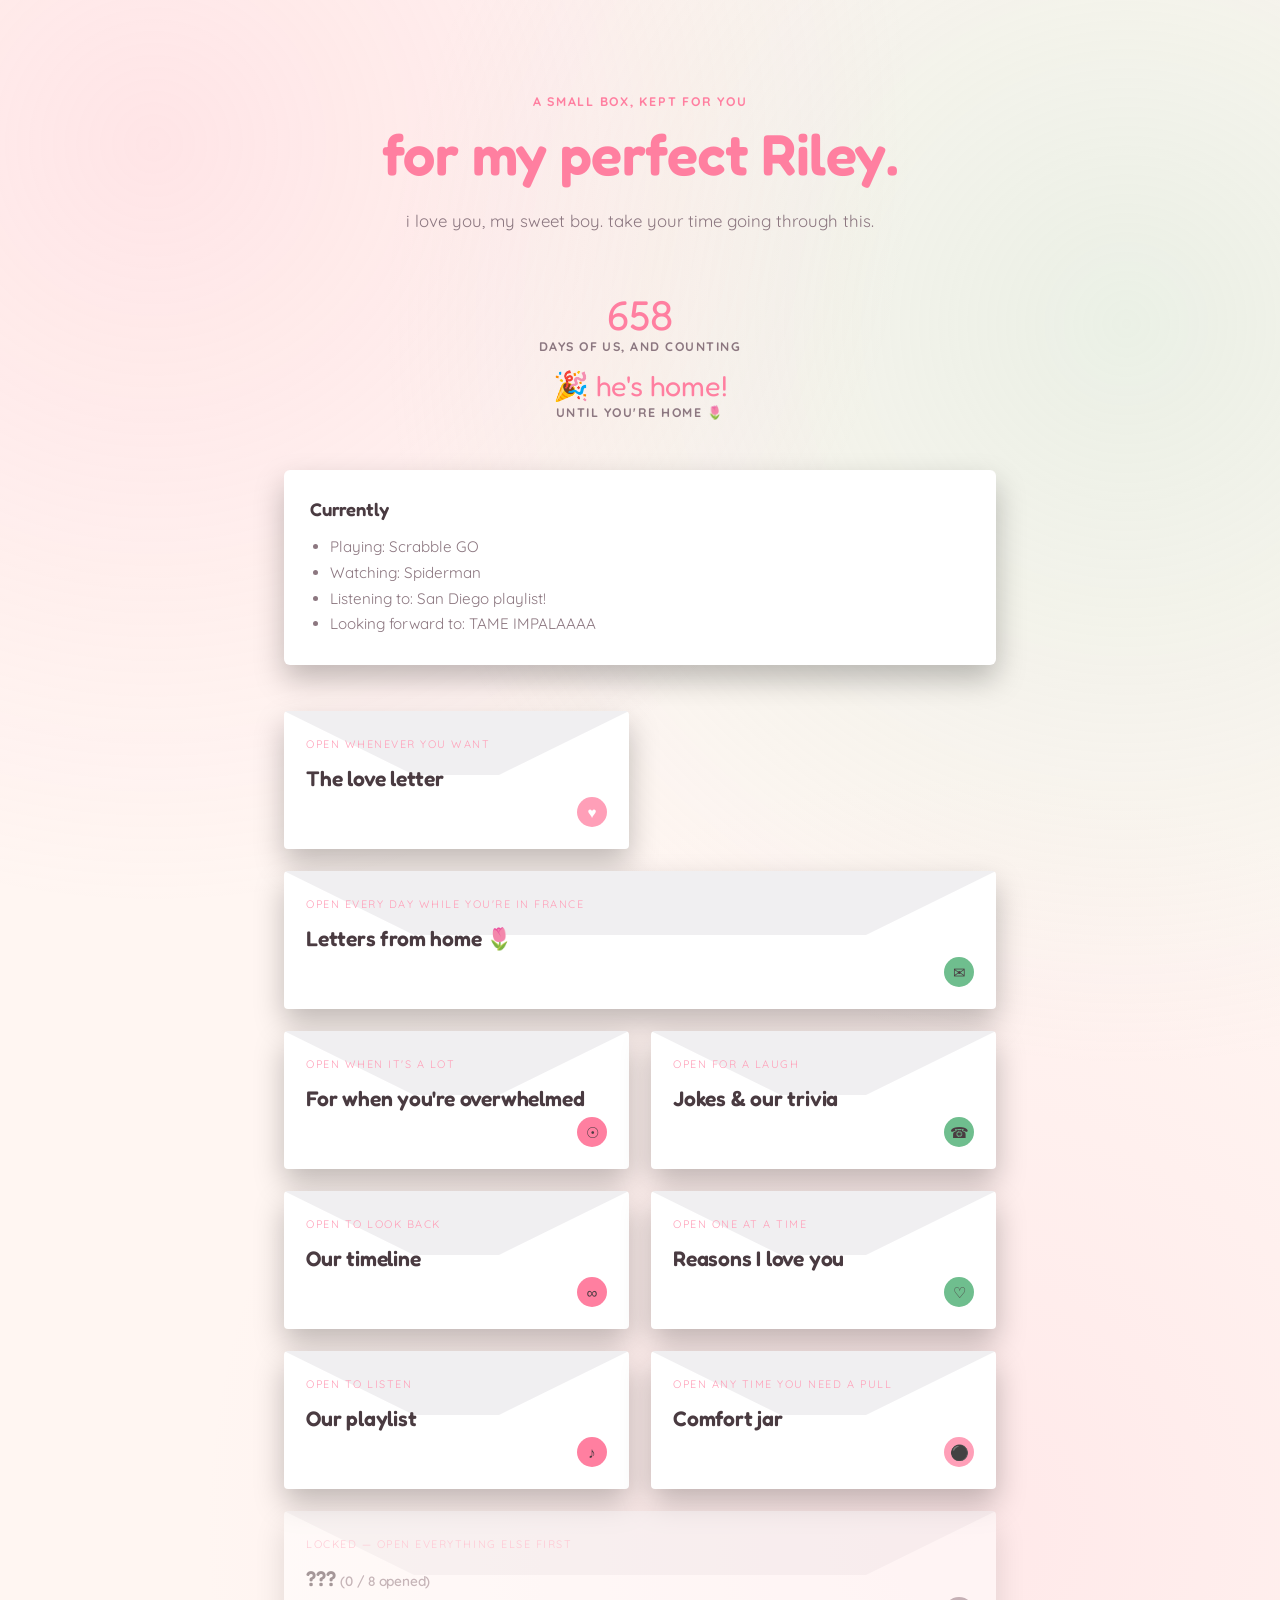
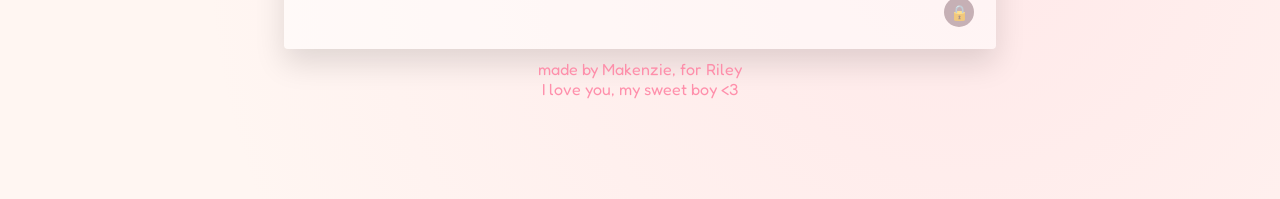
<file: index.html>
<!DOCTYPE html>
<html lang="en">
<head>
<meta charset="UTF-8">
<meta name="viewport" content="width=device-width, initial-scale=1.0">
<title>For Riley</title>
<link rel="stylesheet" href="style.css">
<style>
  .hero {
    text-align: center;
    padding: 90px 24px 30px;
  }
  .hero .eyebrow { display: inline-block; }
  .hero h1 {
    font-size: clamp(2.2rem, 7vw, 3.6rem);
    color: var(--pink-deep);
  }
  .hero p {
    color: var(--ink-soft);
    max-width: 480px;
    margin: 18px auto 0;
    line-height: 1.7;
    font-size: 1.05rem;
  }

  .box {
    max-width: 760px;
    margin: 50px auto 0;
    padding: 0 24px 100px;
  }

  .envelopes {
    display: grid;
    grid-template-columns: repeat(2, 1fr);
    gap: 22px;
  }
  @media (max-width: 600px) {
    .envelopes { grid-template-columns: 1fr; }
  }

  .envelope {
    position: relative;
    background: var(--paper);
    color: var(--ink);
    border-radius: 4px;
    padding: 26px 22px 22px;
    min-height: 138px;
    overflow: hidden;
    box-shadow: 0 14px 30px rgba(0,0,0,0.25);
    transition: transform 0.25s ease, box-shadow 0.25s ease;
    display: flex;
    flex-direction: column;
    justify-content: space-between;
  }
  .envelope:hover, .envelope:focus-visible {
    transform: translateY(-4px);
    box-shadow: 0 22px 40px rgba(0,0,0,0.32);
  }
  .envelope::before {
    content: '';
    position: absolute;
    top: 0; left: 0; right: 0;
    height: 0;
    border-left: 130px solid transparent;
    border-right: 130px solid transparent;
    border-top: 64px solid rgba(43,33,56,0.07);
  }
  .envelope .label-eyebrow {
    font-family: 'Quicksand', sans-serif;
    font-size: 0.68rem;
    letter-spacing: 0.14em;
    text-transform: uppercase;
    color: var(--rose);
    position: relative;
    z-index: 1;
  }
  .envelope h2 {
    font-size: 1.32rem;
    margin-top: 8px;
    position: relative;
    z-index: 1;
  }
  .envelope .seal {
    align-self: flex-end;
    width: 30px;
    height: 30px;
    border-radius: 50%;
    background: var(--gold);
    display: flex;
    align-items: center;
    justify-content: center;
    font-family: 'Fredoka', sans-serif;
    font-size: 0.95rem;
    color: var(--plum-deep);
    position: relative;
    z-index: 1;
  }

  .e1 .seal { background: var(--rose); color: var(--paper); }
  .e2 .seal { background: var(--sage); color: var(--plum-deep); }

  footer.sign { margin-top: 10px; }

  .counter-wrap {
    text-align: center;
    margin-top: 28px;
  }
  .counter-num {
    font-family: 'Fredoka', sans-serif;
    font-size: 2.6rem;
    color: var(--pink-deep);
    line-height: 1;
  }
  .counter-label {
    font-family: 'Quicksand', sans-serif;
    font-weight: 700;
    font-size: 0.78rem;
    letter-spacing: 0.12em;
    text-transform: uppercase;
    color: var(--ink-soft);
    margin-top: 4px;
  }

  .currently {
    background: var(--paper);
    color: var(--ink);
    border-radius: 6px;
    padding: 28px 26px;
    margin: 46px 0;
    box-shadow: 0 14px 30px rgba(0,0,0,0.25);
  }
  .currently h2 {
    font-size: 1.15rem;
    margin-bottom: 14px;
  }
  .currently ul {
    margin: 0;
    padding-left: 20px;
    font-family: 'Quicksand', sans-serif;
    font-size: 0.95rem;
    line-height: 1.7;
    color: var(--ink-soft);
  }

  .envelope.locked {
    opacity: 0.5;
    cursor: default;
    pointer-events: none;
  }
  .envelope.locked .seal { background: var(--ink-soft) !important; color: var(--paper-dim) !important; }
</style>
</head>
<body>

  <div class="hero">
    <span class="eyebrow">a small box, kept for you</span>
    <h1>for my perfect Riley.</h1>
    <p>i love you, my sweet boy. take your time going through this.</p>
  </div>

  <div class="counter-wrap">
    <div class="counter-num" id="dayCount">0</div>
    <div class="counter-label">days of us, and counting</div>
  </div>

  <div class="counter-wrap" style="margin-top: 18px;">
    <div class="counter-num" id="countdown" style="font-size: 1.8rem;">...</div>
    <div class="counter-label">until you're home 🌷</div>
  </div>

  <div class="box">

    <div class="currently">
      <h2>Currently</h2>
      <ul>
        <li>Playing: Scrabble GO</li>
        <li>Watching: Spiderman</li>
        <li>Listening to: San Diego playlist!</li>
        <li>Looking forward to: TAME IMPALAAAA</li>
      </ul>
    </div>

    <div class="envelopes">

      <a class="envelope e1" href="love.html">
        <span class="label-eyebrow">Open whenever you want</span>
        <h2>The love letter</h2>
        <span class="seal">&hearts;</span>
      </a>

      <a class="envelope e2" href="letters.html" style="grid-column: 1 / -1;">
        <span class="label-eyebrow">Open every day while you're in France</span>
        <h2>Letters from home 🌷</h2>
        <span class="seal">&#9993;</span>
      </a>

      <a class="envelope" href="support.html">
        <span class="label-eyebrow">Open when it's a lot</span>
        <h2>For when you're overwhelmed</h2>
        <span class="seal">&#9737;</span>
      </a>

      <a class="envelope e2" href="jokes.html">
        <span class="label-eyebrow">Open for a laugh</span>
        <h2>Jokes &amp; our trivia</h2>
        <span class="seal">&#9742;</span>
      </a>

      <a class="envelope" href="timeline.html">
        <span class="label-eyebrow">Open to look back</span>
        <h2>Our timeline</h2>
        <span class="seal">&#8734;</span>
      </a>

      <a class="envelope e2" href="reasons.html">
        <span class="label-eyebrow">Open one at a time</span>
        <h2>Reasons I love you</h2>
        <span class="seal">&#9825;</span>
      </a>

      <a class="envelope" href="playlist.html">
        <span class="label-eyebrow">Open to listen</span>
        <h2>Our playlist</h2>
        <span class="seal">&#9834;</span>
      </a>

      <a class="envelope e1" href="comfortjar.html">
        <span class="label-eyebrow">Open any time you need a pull</span>
        <h2>Comfort jar</h2>
        <span class="seal">&#9899;</span>
      </a>

      <a class="envelope locked" href="secret.html" id="secretEnvelope" style="grid-column: 1 / -1;">
        <span class="label-eyebrow" id="secretLabel">Locked &mdash; open everything else first</span>
        <h2 id="secretTitle">??? <span id="secretProgress" style="font-style: normal; font-family: 'Quicksand', sans-serif; font-size: 0.85rem; color: var(--ink-soft);"></span></h2>
        <span class="seal">&#128274;</span>
      </a>

    </div>

    <footer class="sign">made by Makenzie, for Riley<br>I love you, my sweet boy &lt;3</footer>
  </div>

<script>
  var startDate = new Date('2025-02-14');
  var today = new Date();
  var diffDays = Math.floor((today - startDate) / (1000 * 60 * 60 * 24));
  document.getElementById('dayCount').textContent = diffDays >= 0 ? diffDays : 0;

  // Countdown to Riley landing July 7 at noon Eastern
  var landingDate = new Date('2026-07-07T12:00:00');
  function updateCountdown() {
    var now = new Date();
    var diff = landingDate - now;
    if (diff <= 0) {
      document.getElementById('countdown').textContent = '🎉 he\'s home!';
      return;
    }
    var days = Math.floor(diff / (1000 * 60 * 60 * 24));
    var hours = Math.floor((diff % (1000 * 60 * 60 * 24)) / (1000 * 60 * 60));
    var mins = Math.floor((diff % (1000 * 60 * 60)) / (1000 * 60));
    var secs = Math.floor((diff % (1000 * 60)) / 1000);
    document.getElementById('countdown').textContent =
      days + 'd ' + hours + 'h ' + mins + 'm ' + secs + 's';
  }
  updateCountdown();
  setInterval(updateCountdown, 1000);

  // Secret page unlock check
  var requiredPages = ['love','support','jokes','timeline','reasons','playlist','comfortjar','letters'];
  var visited = JSON.parse(localStorage.getItem('rileyVisited') || '[]');
  var visitedCount = requiredPages.filter(function(p){ return visited.indexOf(p) !== -1; }).length;
  var allDone = visitedCount === requiredPages.length;

  var secretEnvelope = document.getElementById('secretEnvelope');
  var secretLabel = document.getElementById('secretLabel');
  var secretProgress = document.getElementById('secretProgress');

  if (allDone) {
    secretEnvelope.classList.remove('locked');
    secretLabel.textContent = "Open this one last";
    document.getElementById('secretTitle').innerHTML = "One more thing";
  } else {
    secretEnvelope.addEventListener('click', function(e){ e.preventDefault(); });
    secretProgress.textContent = '(' + visitedCount + ' / ' + requiredPages.length + ' opened)';
  }
</script>
</body>
</html>
</file>
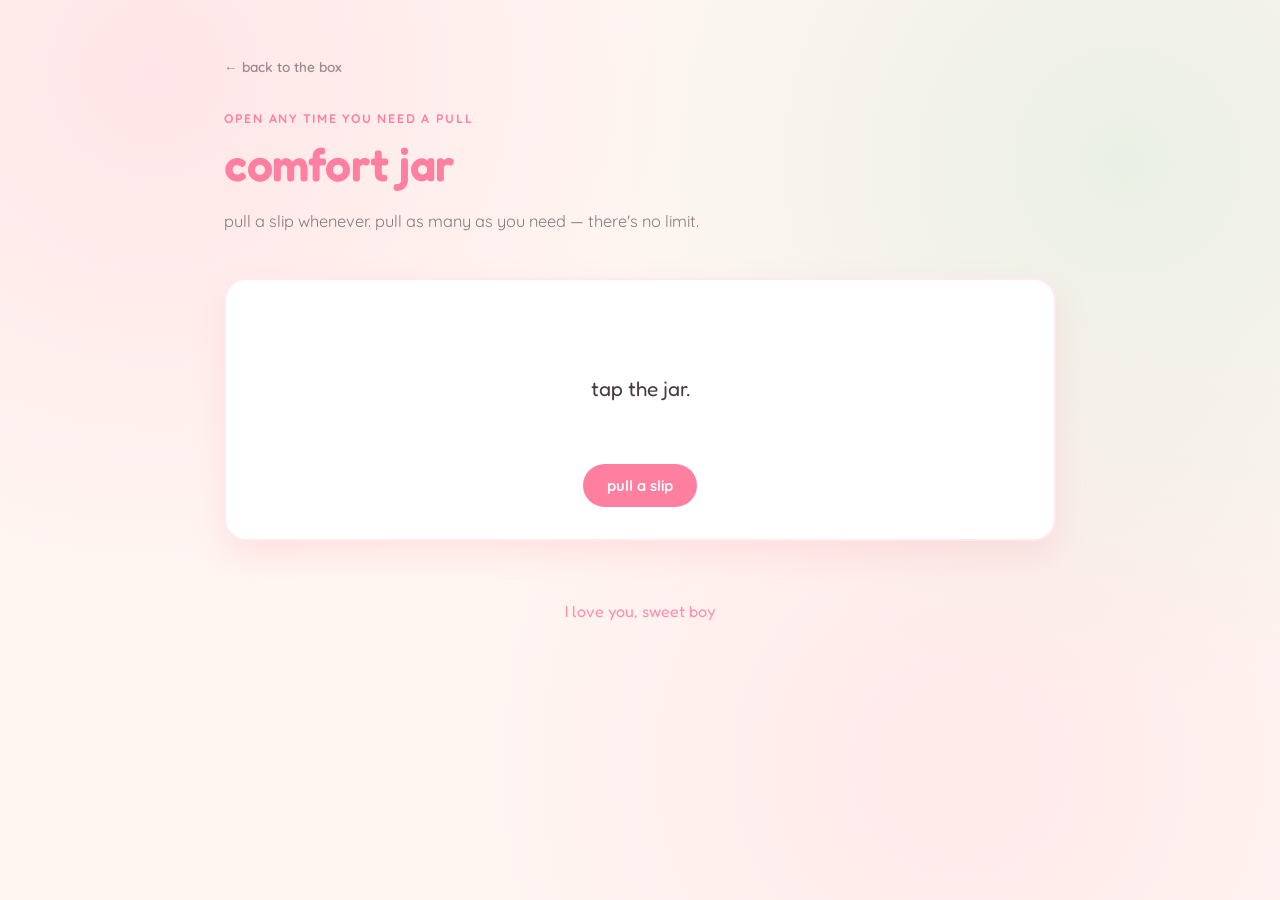
<file: comfortjar.html>
<!DOCTYPE html>
<html lang="en">
<head>
<meta charset="UTF-8">
<meta name="viewport" content="width=device-width, initial-scale=1.0">
<title>For Riley &mdash; comfort jar</title>
<link rel="stylesheet" href="style.css">
<style>
  .jar-box { text-align: center; }
  .pull-text {
    font-family: 'Fredoka', sans-serif;
    font-size: 1.3rem;
    line-height: 1.6;
    min-height: 110px;
    display: flex;
    align-items: center;
    justify-content: center;
  }
  .edit-note {
    margin-top: 40px;
    font-family: 'Quicksand', sans-serif;
    font-size: 0.82rem;
    color: var(--ink-soft);
    opacity: 0.85;
    border-top: 2px dashed var(--bg-soft);
    padding-top: 18px;
  }
</style>
</head>
<body>
<div class="wrap">
  <a class="back-link" href="index.html">&larr; back to the box</a>
  <span class="eyebrow">open any time you need a pull</span>
  <h1 class="page-title">comfort jar</h1>
  <p class="page-sub">pull a slip whenever. pull as many as you need &mdash; there's no limit.</p>

  <div class="card jar-box">
    <p class="pull-text" id="pullText">tap the jar.</p>
    <button class="btn" id="pullBtn">pull a slip</button>
  </div>

  <footer class="sign">I love you, sweet boy</footer>
</div>

<script>
  const slips = [
    "im always there for you sweet boy, whenever you need me. id drop anything for you",
    "you work so well under pressure, and I know you can get through anything. I've watched you do it",
    "remember when we cried in each others arms multiple times? it happens. I'm here for you and you're never alone",
    "you are so much stronger than you know. and I'm not just referencing your BEAUTIFUL biceps. you genuinely have so much strength that you aren't even aware of",
    "if I can't hold you, I can talk to you. I can tell you stories, listen to you talk, give advice, or just sit on the phone with you so you know that you're not alone",
    "don't chew the inside of your lip. it's bad for you sweet boy, and I know it's a comfort for you. but try your best",
    "play some geometry dash!! that always takes your mind away from things. cause you need to be focused on not crashing into the spikes that come down from the ceiling",
    "you can rest. you don't have to do everything all the time. you're allowed to be calm and collected and do whatever it is that YOU need to do."
  ];

  let lastPull = -1;
  document.getElementById('pullBtn').addEventListener('click', () => {
    let i;
    do { i = Math.floor(Math.random() * slips.length); } while (i === lastPull && slips.length > 1);
    lastPull = i;
    document.getElementById('pullText').textContent = slips[i];
  });

  (function(){
    var key='rileyVisited';
    var visited = JSON.parse(localStorage.getItem(key) || '[]');
    var page = 'comfortjar';
    if (visited.indexOf(page) === -1) { visited.push(page); localStorage.setItem(key, JSON.stringify(visited)); }
  })();
</script>
</body>
</html>
</file>
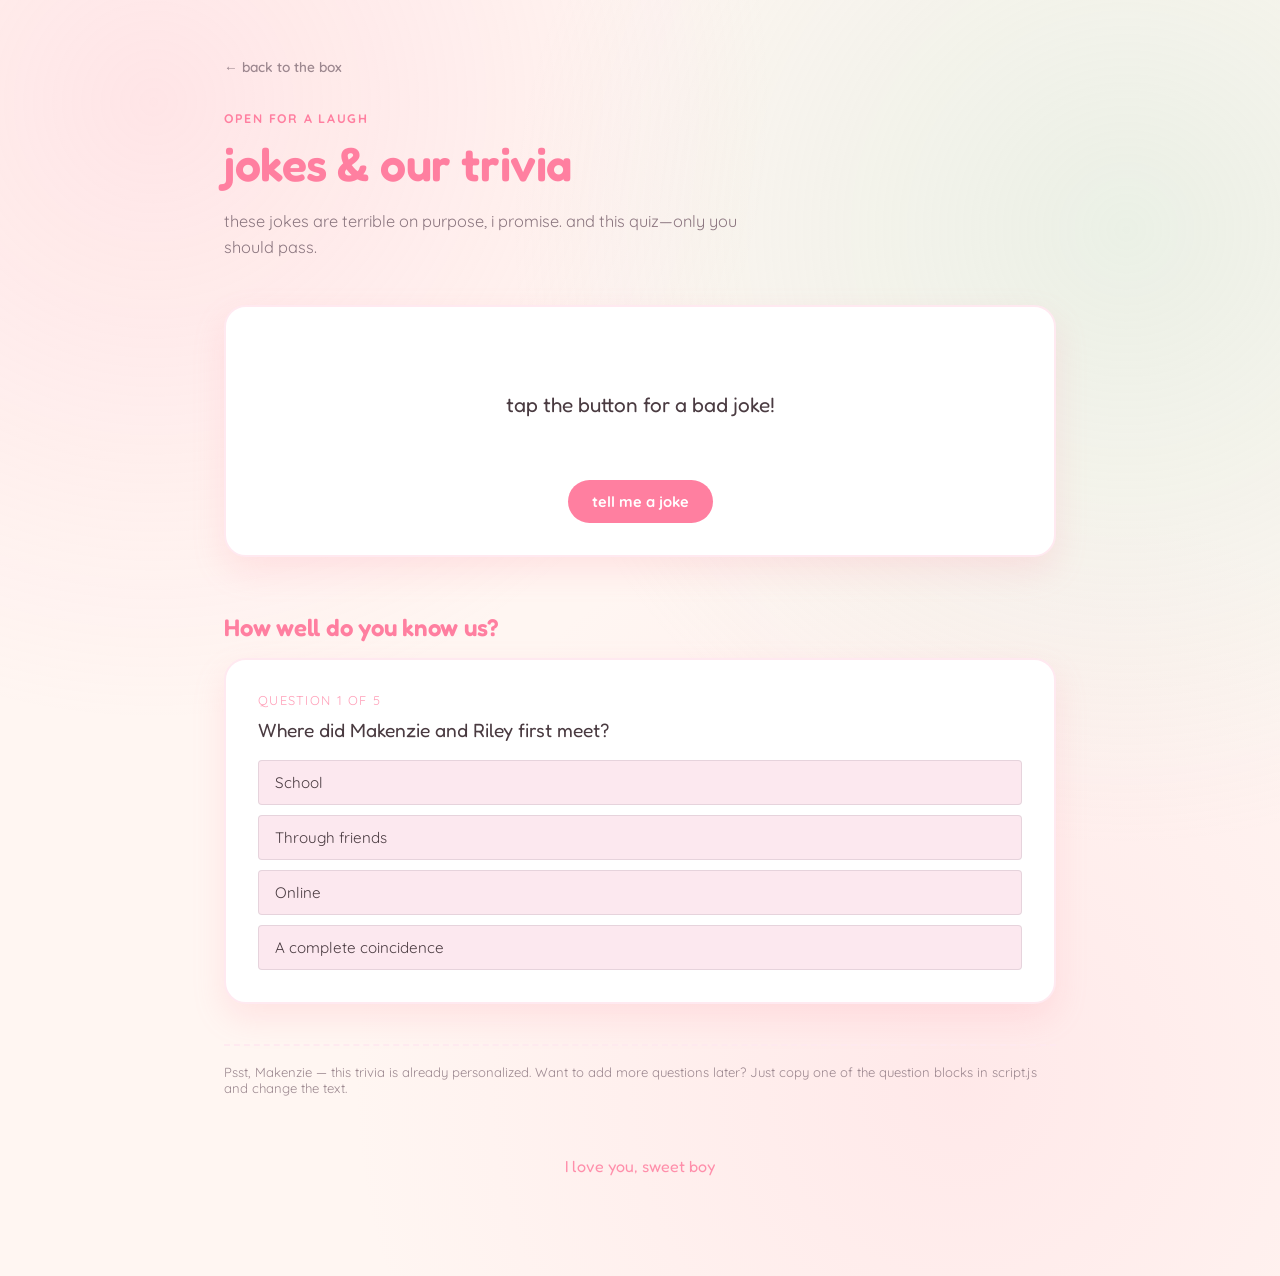
<file: jokes.html>
<!DOCTYPE html>
<html lang="en">
<head>
<meta charset="UTF-8">
<meta name="viewport" content="width=device-width, initial-scale=1.0">
<title>For Riley &mdash; jokes &amp; trivia</title>
<link rel="stylesheet" href="style.css">
<style>
  .joke-box {
    text-align: center;
  }
  .joke-text {
    font-family: 'Fredoka', sans-serif;
    font-size: 1.3rem;
    min-height: 90px;
    display: flex;
    align-items: center;
    justify-content: center;
    line-height: 1.5;
  }
  .section-title {
    margin-top: 56px;
    margin-bottom: 16px;
    font-size: 1.5rem;
    color: var(--pink-deep);
  }
  .quiz-card { margin-top: 0; }
  .quiz-q { font-family: 'Fredoka', sans-serif; font-size: 1.2rem; margin-bottom: 18px; }
  .options { display: grid; gap: 10px; }
  .opt-btn {
    text-align: left;
    background: var(--paper-dim);
    border: 1px solid rgba(43,33,56,0.1);
    color: var(--ink);
    padding: 12px 16px;
    border-radius: 4px;
    font-family: 'Quicksand', sans-serif;
    font-size: 0.95rem;
    cursor: pointer;
    transition: background 0.15s ease;
  }
  .opt-btn:hover { background: #E2D6BC; }
  .opt-btn.correct { background: var(--sage); color: var(--paper); }
  .opt-btn.wrong { background: var(--rose); color: var(--paper); }
  .quiz-progress {
    font-family: 'Quicksand', sans-serif;
    font-size: 0.8rem;
    letter-spacing: 0.1em;
    text-transform: uppercase;
    color: var(--rose);
    margin-bottom: 10px;
  }
  .edit-note {
    margin-top: 40px;
    font-family: 'Quicksand', sans-serif;
    font-size: 0.82rem;
    color: var(--ink-soft);
    opacity: 0.85;
    border-top: 2px dashed var(--bg-soft);
    padding-top: 18px;
  }
</style>
</head>
<body>
<div class="wrap">
  <a class="back-link" href="index.html">&larr; back to the box</a>
  <span class="eyebrow">open for a laugh</span>
  <h1 class="page-title">jokes & our trivia</h1>
  <p class="page-sub">these jokes are terrible on purpose, i promise. and this quiz&mdash;only you should pass.</p>

  <div class="card joke-box">
    <p class="joke-text" id="jokeText">tap the button for a bad joke!</p>
    <button class="btn" id="jokeBtn" style="margin-top:10px;">tell me a joke</button>
  </div>

  <h2 class="section-title">How well do you know us?</h2>
  <div class="card quiz-card">
    <div class="quiz-progress" id="quizProgress">Question 1 of 5</div>
    <div class="quiz-q" id="quizQ"></div>
    <div class="options" id="quizOptions"></div>
  </div>

  <p class="edit-note">Psst, Makenzie &mdash; this trivia is already personalized. Want to add more questions later? Just copy one of the question blocks in script.js and change the text.</p>
  <footer class="sign">I love you, sweet boy</footer>
</div>

<script>
  const jokes = [
    "I was going to tell you a chemistry joke, but I know I wouldn't get a reaction.",
    "You're like a fine wine. You get better every year, and you give me a headache sometimes.",
    "Are you a parking ticket? Because you've got fine written all over you.",
    "I'd say I love you to the moon and back, but I've never actually been to space, so I can't confirm the math.",
    "Roses are red, violets are blue, I made you a whole website, please don't judge the CSS.",
    "What do you call it when I think about you too much during work? A Riley-tention problem.",
    "I'm not a photographer, but I can picture us together. Sorry, also the picture is a placeholder right now.",
    "You must be made of copper and tellurium, because you're Cu-Te.",
    "Sweet boy, perfect boy, baby, baby girl, lovey, love \u2014 at this point I just need a dropdown menu of nicknames for you.",
    "Your analogies make zero sense, and somehow that's the most you thing about you. Never stop."
  ];
  let lastJoke = -1;
  document.getElementById('jokeBtn').addEventListener('click', () => {
    let i;
    do { i = Math.floor(Math.random() * jokes.length); } while (i === lastJoke);
    lastJoke = i;
    document.getElementById('jokeText').textContent = jokes[i];
  });

  const quiz = [
    {
      q: "Where did Makenzie and Riley first meet?",
      options: ["School", "Through friends", "Online", "A complete coincidence"],
      correct: 0
    },
    {
      q: "What's Riley's go-to comfort snack?",
      options: ["Pretzels", "Croutons", "Goldfish", "Popcorn"],
      correct: 1
    },
    {
      q: "What's Makenzie's Minecraft username?",
      options: ["riley6520", "kenzybuilds", "kenzerooskie", "mcgamergirl"],
      correct: 2
    },
    {
      q: "What was Makenzie's favorite part of the San Diego trip?",
      options: ["Disneyland", "Slow mornings together before the day started", "Surfing", "The canyon hike"],
      correct: 1
    },
    {
      q: "What's the one Riley trait Makenzie says she loves most?",
      options: ["His cooking", "How he accepts and forgives so easily", "His punctuality", "His taste in music"],
      correct: 1
    }
  ];

  let qIndex = 0;
  let score = 0;

  function renderQuiz() {
    const item = quiz[qIndex];
    document.getElementById('quizProgress').textContent = `Question ${qIndex + 1} of ${quiz.length}`;
    document.getElementById('quizQ').textContent = item.q;
    const optsDiv = document.getElementById('quizOptions');
    optsDiv.innerHTML = '';
    item.options.forEach((opt, idx) => {
      const btn = document.createElement('button');
      btn.className = 'opt-btn';
      btn.textContent = opt;
      btn.addEventListener('click', () => handleAnswer(idx, btn));
      optsDiv.appendChild(btn);
    });
  }

  function handleAnswer(idx, btn) {
    const item = quiz[qIndex];
    const allBtns = document.querySelectorAll('.opt-btn');
    allBtns.forEach(b => b.disabled = true);
    if (idx === item.correct) {
      btn.classList.add('correct');
      score++;
    } else {
      btn.classList.add('wrong');
      allBtns[item.correct].classList.add('correct');
    }
    setTimeout(() => {
      qIndex++;
      if (qIndex < quiz.length) {
        renderQuiz();
      } else {
        document.getElementById('quizProgress').textContent = 'Done!';
        document.getElementById('quizQ').textContent = `You got ${score} out of ${quiz.length} right. ${score === quiz.length ? "Show off." : "Still mine either way."}`;
        document.getElementById('quizOptions').innerHTML = '';
      }
    }, 1200);
  }

  renderQuiz();

  (function(){
    var key='rileyVisited';
    var visited = JSON.parse(localStorage.getItem(key) || '[]');
    var page = 'jokes';
    if (visited.indexOf(page) === -1) { visited.push(page); localStorage.setItem(key, JSON.stringify(visited)); }
  })();
</script>
</body>
</html>
</file>
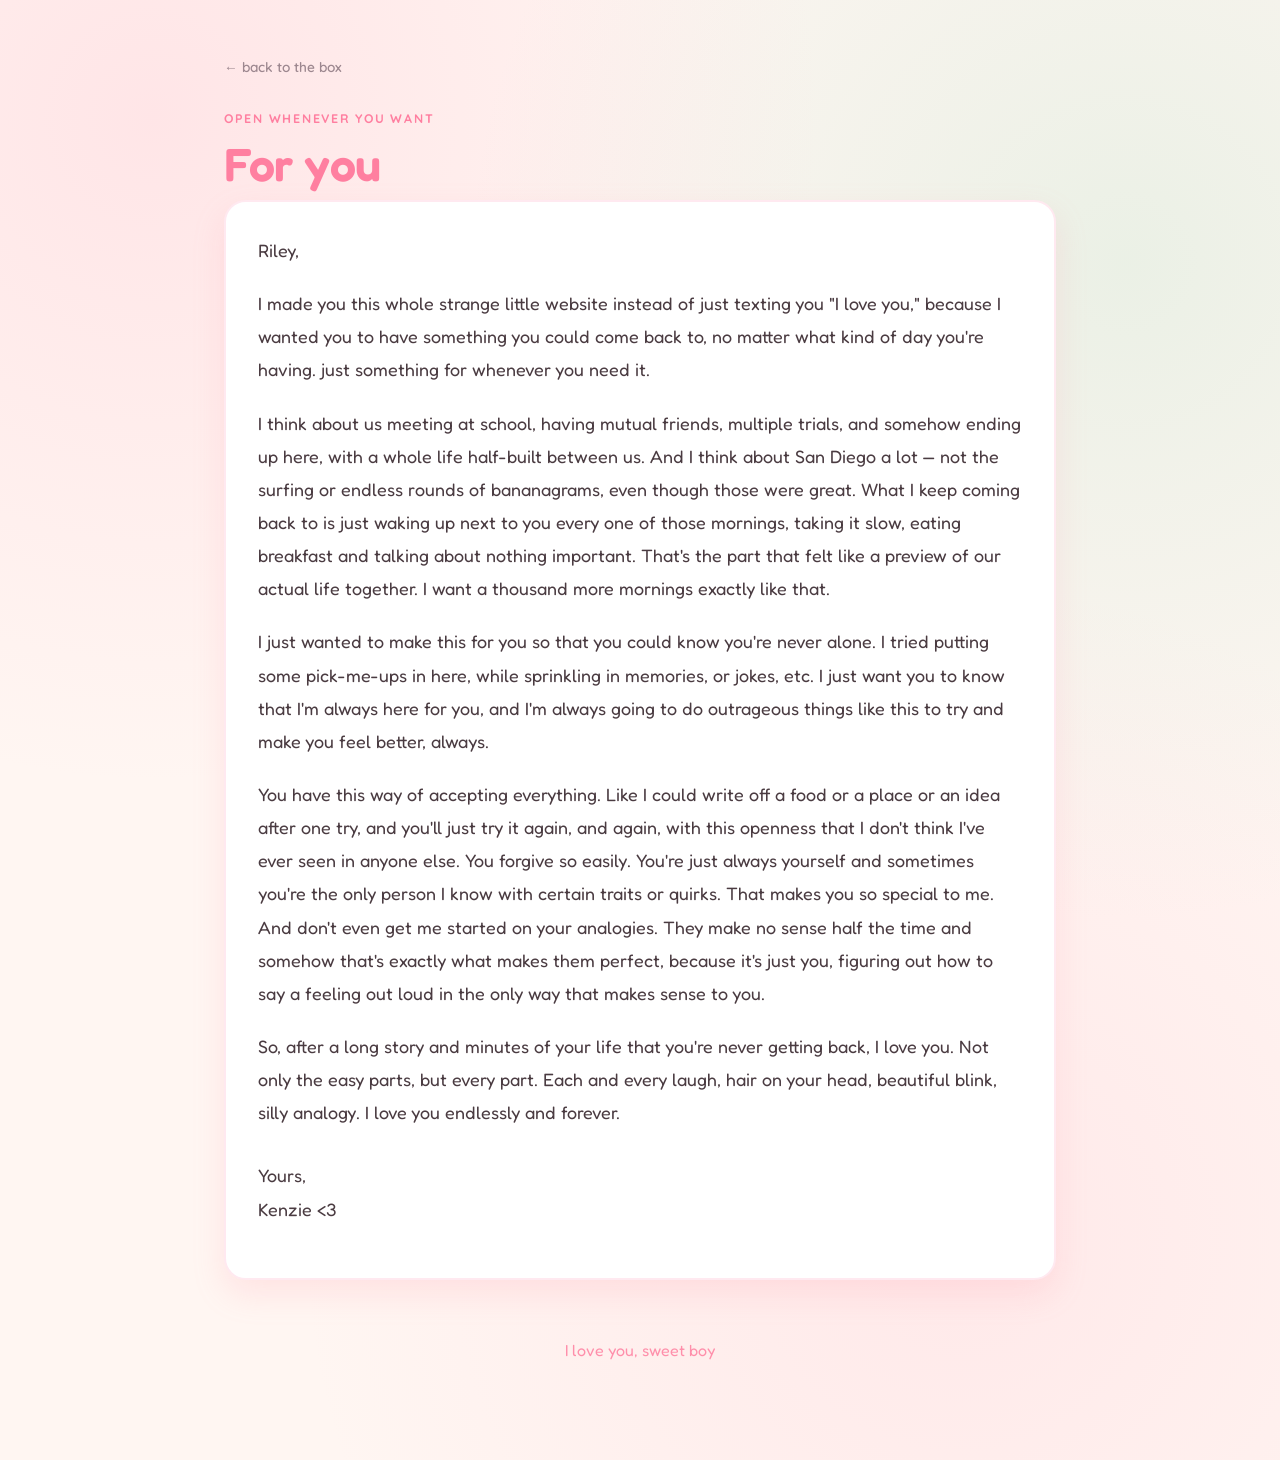
<file: love.html>
<!DOCTYPE html>
<html lang="en">
<head>
<meta charset="UTF-8">
<meta name="viewport" content="width=device-width, initial-scale=1.0">
<title>For Riley &mdash; the love letter</title>
<link rel="stylesheet" href="style.css">
<style>
  .letter {
    font-family: 'Fredoka', sans-serif;
    font-size: 1.12rem;
    line-height: 1.85;
    color: var(--ink);
  }
  .letter p { margin: 0 0 20px; }
  .letter .sign-off {
    margin-top: 30px;
  }
  .edit-note {
    margin-top: 40px;
    font-family: 'Quicksand', sans-serif;
    font-size: 0.82rem;
    color: var(--ink-soft);
    opacity: 0.85;
    border-top: 2px dashed var(--bg-soft);
    padding-top: 18px;
  }
</style>
</head>
<body>
<div class="wrap">
  <a class="back-link" href="index.html">&larr; back to the box</a>
  <span class="eyebrow">open whenever you want</span>
  <h1 class="page-title">For you</h1>

  <div class="card">
    <div class="letter">
      <p>Riley,</p>
      <p>I made you this whole strange little website instead of just texting you "I love you," because I wanted you to have something you could come back to, no matter what kind of day you're having. just something for whenever you need it.</p>
      <p>I think about us meeting at school, having mutual friends, multiple trials, and somehow ending up here, with a whole life half-built between us. And I think about San Diego a lot &mdash; not the surfing or endless rounds of bananagrams, even though those were great. What I keep coming back to is just waking up next to you every one of those mornings, taking it slow, eating breakfast and talking about nothing important. That's the part that felt like a preview of our actual life together. I want a thousand more mornings exactly like that.</p>
      <p>I just wanted to make this for you so that you could know you're never alone. I tried putting some pick-me-ups in here, while sprinkling in memories, or jokes, etc. I just want you to know that I'm always here for you, and I'm always going to do outrageous things like this to try and make you feel better, always.</p>
      <p>You have this way of accepting everything. Like I could write off a food or a place or an idea after one try, and you'll just try it again, and again, with this openness that I don't think I've ever seen in anyone else. You forgive so easily. You're just always yourself and sometimes you're the only person I know with certain traits or quirks. That makes you so special to me. And don't even get me started on your analogies. They make no sense half the time and somehow that's exactly what makes them perfect, because it's just you, figuring out how to say a feeling out loud in the only way that makes sense to you.</p>
      <p>So, after a long story and minutes of your life that you're never getting back, I love you. Not only the easy parts, but every part. Each and every laugh, hair on your head, beautiful blink, silly analogy. I love you endlessly and forever.</p>
      <p class="sign-off">Yours,<br>Kenzie <3</p>
    </div>
  </div>

  <footer class="sign">I love you, sweet boy</footer>
</div>
<script>
(function(){
  var key='rileyVisited';
  var visited = JSON.parse(localStorage.getItem(key) || '[]');
  var page = 'love';
  if (visited.indexOf(page) === -1) { visited.push(page); localStorage.setItem(key, JSON.stringify(visited)); }
})();
</script>
</body>
</html>
</file>
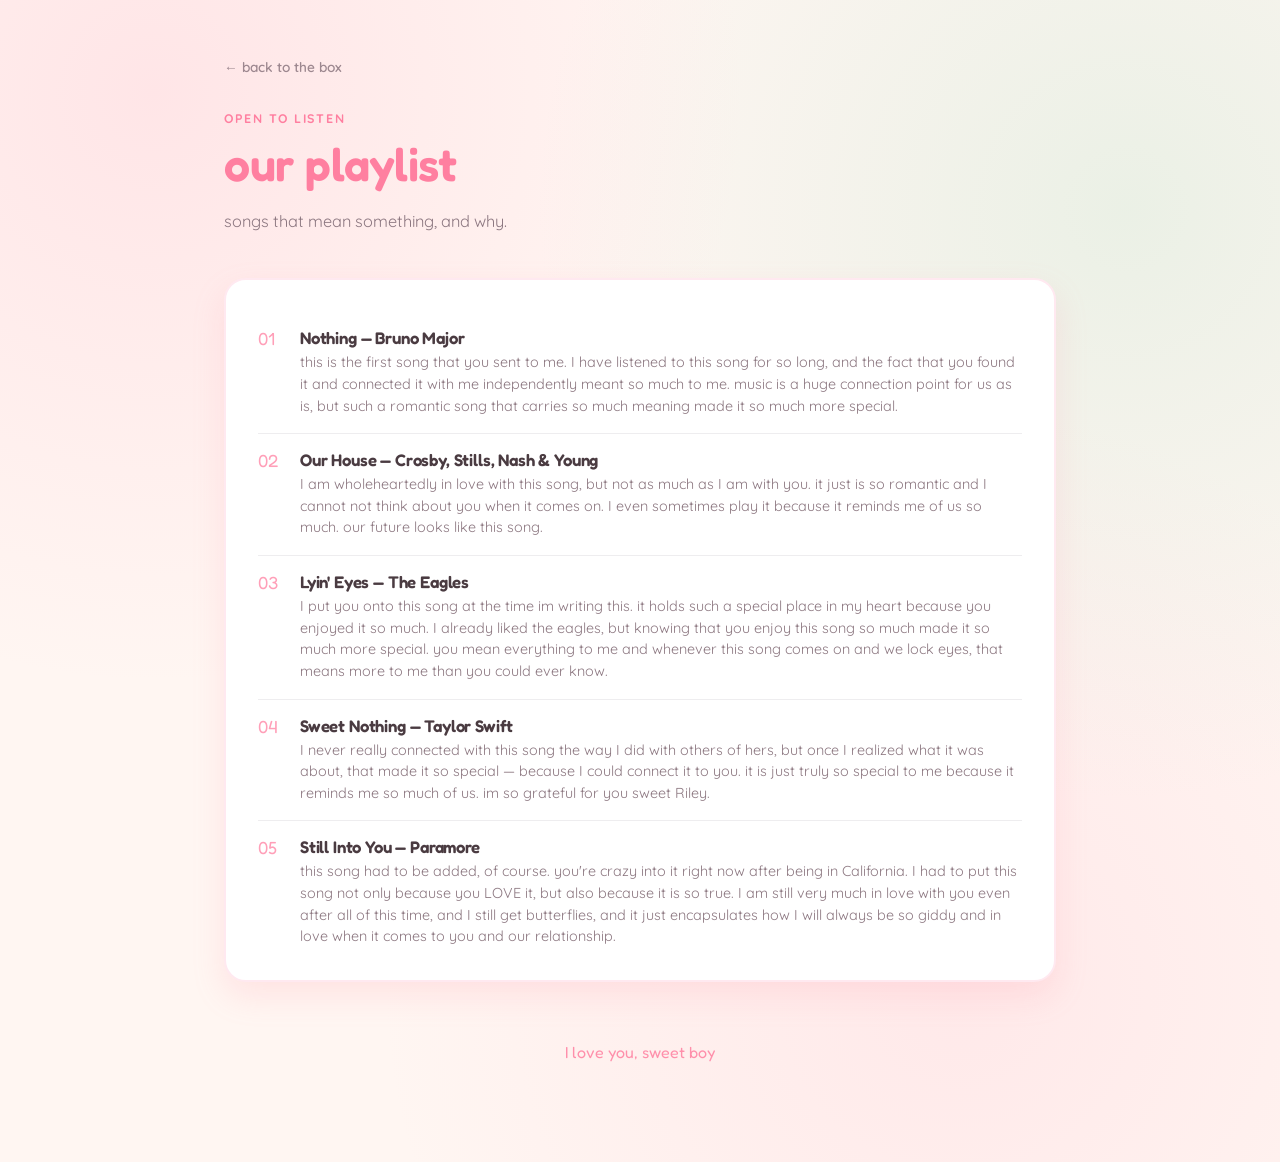
<file: playlist.html>
<!DOCTYPE html>
<html lang="en">
<head>
<meta charset="UTF-8">
<meta name="viewport" content="width=device-width, initial-scale=1.0">
<title>For Riley &mdash; our playlist</title>
<link rel="stylesheet" href="style.css">
<style>
  .track {
    display: flex;
    gap: 16px;
    align-items: flex-start;
    padding: 16px 0;
    border-bottom: 1px solid rgba(43,33,56,0.08);
  }
  .track:last-child { border-bottom: none; padding-bottom: 0; }
  .track-num {
    font-family: 'Fredoka', sans-serif;
    color: var(--rose);
    font-size: 1.1rem;
    width: 26px;
    flex-shrink: 0;
  }
  .track h2 {
    font-size: 1.05rem;
    margin-bottom: 4px;
  }
  .track p {
    font-family: 'Quicksand', sans-serif;
    font-size: 0.9rem;
    color: var(--ink-soft);
    margin: 0;
    line-height: 1.5;
  }
  .edit-note {
    margin-top: 40px;
    font-family: 'Quicksand', sans-serif;
    font-size: 0.82rem;
    color: var(--ink-soft);
    opacity: 0.85;
    border-top: 2px dashed var(--bg-soft);
    padding-top: 18px;
  }
</style>
</head>
<body>
<div class="wrap">
  <a class="back-link" href="index.html">&larr; back to the box</a>
  <span class="eyebrow">open to listen</span>
  <h1 class="page-title">our playlist</h1>
  <p class="page-sub">songs that mean something, and why.</p>

  <div class="card">
    <div class="track">
      <span class="track-num">01</span>
      <div>
        <h2>Nothing &mdash; Bruno Major</h2>
        <p>this is the first song that you sent to me. I have listened to this song for so long, and the fact that you found it and connected it with me independently meant so much to me. music is a huge connection point for us as is, but such a romantic song that carries so much meaning made it so much more special.</p>
      </div>
    </div>
    <div class="track">
      <span class="track-num">02</span>
      <div>
        <h2>Our House &mdash; Crosby, Stills, Nash &amp; Young</h2>
        <p>I am wholeheartedly in love with this song, but not as much as I am with you. it just is so romantic and I cannot not think about you when it comes on. I even sometimes play it because it reminds me of us so much. our future looks like this song.</p>
      </div>
    </div>
    <div class="track">
      <span class="track-num">03</span>
      <div>
        <h2>Lyin' Eyes &mdash; The Eagles</h2>
        <p>I put you onto this song at the time im writing this. it holds such a special place in my heart because you enjoyed it so much. I already liked the eagles, but knowing that you enjoy this song so much made it so much more special. you mean everything to me and whenever this song comes on and we lock eyes, that means more to me than you could ever know.</p>
      </div>
    </div>
    <div class="track">
      <span class="track-num">04</span>
      <div>
        <h2>Sweet Nothing &mdash; Taylor Swift</h2>
        <p>I never really connected with this song the way I did with others of hers, but once I realized what it was about, that made it so special &mdash; because I could connect it to you. it is just truly so special to me because it reminds me so much of us. im so grateful for you sweet Riley.</p>
      </div>
    </div>
    <div class="track">
      <span class="track-num">05</span>
      <div>
        <h2>Still Into You &mdash; Paramore</h2>
        <p>this song had to be added, of course. you're crazy into it right now after being in California. I had to put this song not only because you LOVE it, but also because it is so true. I am still very much in love with you even after all of this time, and I still get butterflies, and it just encapsulates how I will always be so giddy and in love when it comes to you and our relationship.</p>
      </div>
    </div>
  </div>

  <footer class="sign">I love you, sweet boy</footer>
</div>
<script>
(function(){
  var key='rileyVisited';
  var visited = JSON.parse(localStorage.getItem(key) || '[]');
  var page = 'playlist';
  if (visited.indexOf(page) === -1) { visited.push(page); localStorage.setItem(key, JSON.stringify(visited)); }
})();
</script>
</body>
</html>
</file>
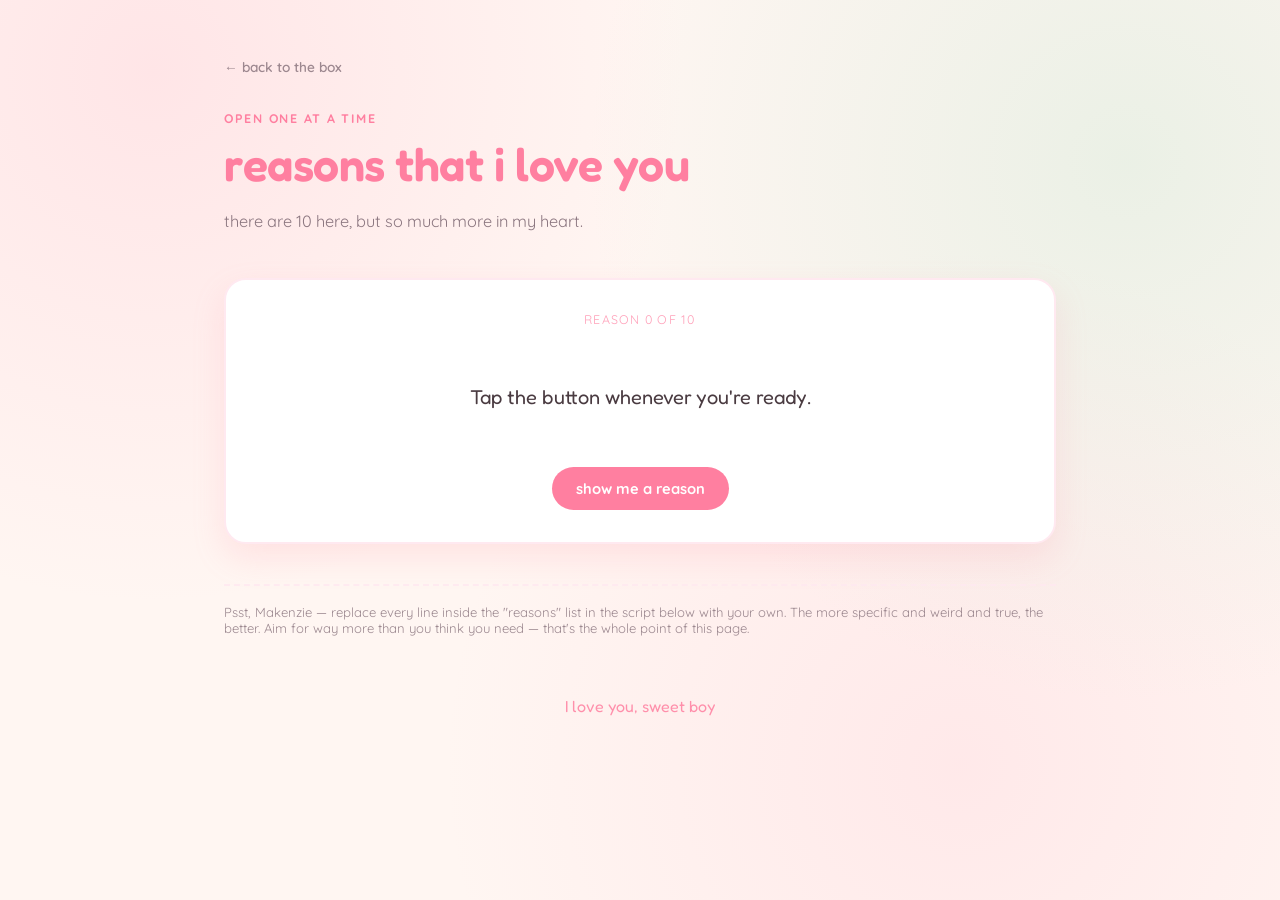
<file: reasons.html>
<!DOCTYPE html>
<html lang="en">
<head>
<meta charset="UTF-8">
<meta name="viewport" content="width=device-width, initial-scale=1.0">
<title>For Riley &mdash; reasons</title>
<link rel="stylesheet" href="style.css">
<style>
  .reveal-box {
    text-align: center;
  }
  .reason-text {
    font-family: 'Fredoka', sans-serif;
    font-size: 1.25rem;
    line-height: 1.6;
    min-height: 100px;
    display: flex;
    align-items: center;
    justify-content: center;
  }
  .counter {
    font-family: 'Quicksand', sans-serif;
    font-size: 0.78rem;
    letter-spacing: 0.1em;
    text-transform: uppercase;
    color: var(--rose);
    margin-bottom: 14px;
  }
  .edit-note {
    margin-top: 40px;
    font-family: 'Quicksand', sans-serif;
    font-size: 0.82rem;
    color: var(--ink-soft);
    opacity: 0.85;
    border-top: 2px dashed var(--bg-soft);
    padding-top: 18px;
  }
</style>
</head>
<body>
<div class="wrap">
  <a class="back-link" href="index.html">&larr; back to the box</a>
  <span class="eyebrow">open one at a time</span>
  <h1 class="page-title">reasons that i love you</h1>
  <p class="page-sub">there are 10 here, but so much more in my heart.</p>

  <div class="card reveal-box">
    <div class="counter" id="counter">Reason 0 of 0</div>
    <p class="reason-text" id="reasonText">Tap the button whenever you're ready.</p>
    <button class="btn" id="nextBtn">show me a reason</button>
  </div>

  <p class="edit-note">Psst, Makenzie &mdash; replace every line inside the "reasons" list in the script below with your own. The more specific and weird and true, the better. Aim for way more than you think you need &mdash; that's the whole point of this page.</p>
  <footer class="sign">I love you, sweet boy</footer>
</div>

<script>
  // Psst, Makenzie: rewrite every line below in your own words.
  const reasons = [
    "your analogies. they can sometimes be so silly, but honestly, they all work so well. i always love when i can tell one is coming, and i get to prepare myself to have to hold back my laughter, but it always fizzles out when i realize how true your analogy really is.",
    "you, my sweet boy, are the kindest person that i have ever met. you drop everything in seconds for your friends, or brothers, or me. i am eternally grateful and i feel so lucky to have someone so good around me all the time. you're such a great person and friend.",
    "those beautiful eyes and that perfect smile. i've gotta think of my kids here, and honestly, they are going to be blessed genetically if they get your genes. no baldness incoming, the most beautiful eyes and longest eyelashes, the most perfect cutie little nose, etc. only the tip of the iceberg that is your perfection.",
    "you're going to make the best dad. first of all, you're so good with any kid you interact with. i'm consistently impressed by you. secondly, you know exactly how you want to parent already. i guarantee you most people don't know until they're in the thick of it. you're just genuinely going to be the best dad ever, riley.",
    "i will forever be grateful for how careful you are with me and my heart. as we both know im an extremely sensitive person, and that takes a lot out of a person to support someone like that. but you do such a good job, and make me feel so loved, especially in the situations i need it the most.",
    "i still remember how nervous you were during the dinner on the night you asked me to be your girlfriend. it is such a fond memory of mine, recalling how you ate your sandwich with a fork and knife. you're so silly and adorable, my riley.",
    "being with you is so comfortable. i always feel at home when you're around. every situation we're in, i always feel a million times better if you're there. you make me feel so comfortable, and i appreciate you so much for that. you are my home.",
    "i so appreciate that you always let me steal your sweatshirts. they're so much better because they're yours! but the truth behind it is, i sleep so much better with your scent. the signature riley scent that i always talk about. it is genuinely so comforting to me, and i sleep like a baby whenever i have a bit of it around me. you're so comforting to me.",
    "when im writing this, were a year and 10 months in. i cannot be more excited for our future together. we are genuinely SO GOOD together, and i can't be more grateful for YOU being my first everything. you have made everything so special thus far and i cannot wait to see where the future takes us.",
    "i choose you forever riley. you're my best friend, my whole world, and my everything. i don't think i could go a day without imagining your laugh or touching your hair even though you hate it or getting annoyed by you asking me to scratch your back. though it's not my favorite, i will always scratch your back, my perfect baby."
  ];

  let order = [];
  let pointer = 0;

  function shuffle() {
    order = reasons.map((_, i) => i).sort(() => Math.random() - 0.5);
    pointer = 0;
  }

  function updateCounter() {
    document.getElementById('counter').textContent = `Reason ${pointer} of ${reasons.length}`;
  }

  document.getElementById('nextBtn').addEventListener('click', () => {
    if (pointer >= order.length) {
      shuffle();
      document.getElementById('reasonText').textContent = "That's all of them for now \u2014 but there's always more. Start again?";
      updateCounter();
      return;
    }
    document.getElementById('reasonText').textContent = reasons[order[pointer]];
    pointer++;
    updateCounter();
  });

  shuffle();
  updateCounter();

  (function(){
    var key='rileyVisited';
    var visited = JSON.parse(localStorage.getItem(key) || '[]');
    var page = 'reasons';
    if (visited.indexOf(page) === -1) { visited.push(page); localStorage.setItem(key, JSON.stringify(visited)); }
  })();
</script>
</body>
</html>
</file>
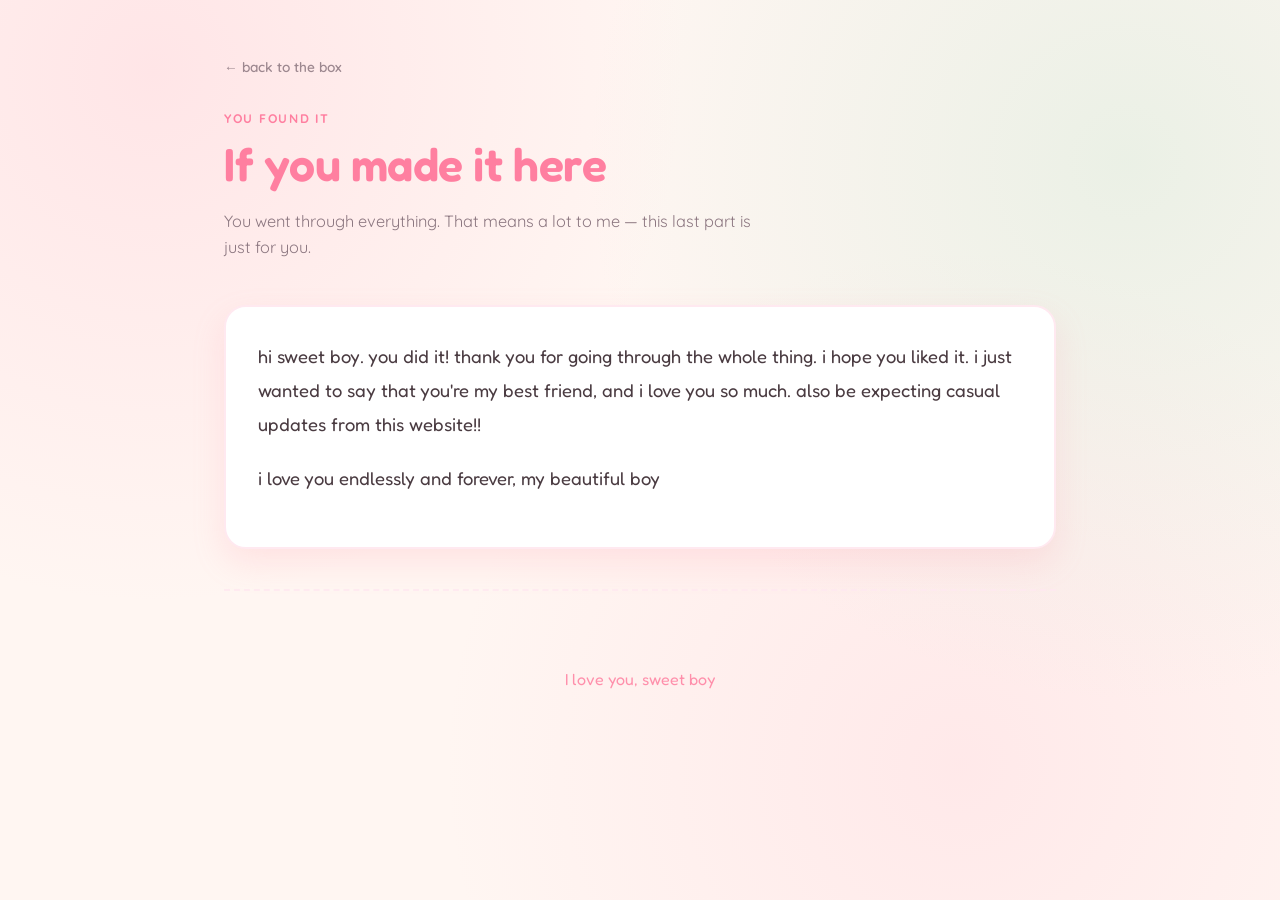
<file: secret.html>
<!DOCTYPE html>
<html lang="en">
<head>
<meta charset="UTF-8">
<meta name="viewport" content="width=device-width, initial-scale=1.0">
<title>For Riley</title>
<link rel="stylesheet" href="style.css">
<style>
  .letter {
    font-family: 'Fredoka', sans-serif;
    font-size: 1.15rem;
    line-height: 1.85;
    color: var(--ink);
  }
  .letter p { margin: 0 0 20px; }
  .edit-note {
    margin-top: 40px;
    font-family: 'Quicksand', sans-serif;
    font-size: 0.82rem;
    color: var(--ink-soft);
    opacity: 0.85;
    border-top: 2px dashed var(--bg-soft);
    padding-top: 18px;
  }
</style>
</head>
<body>
<div class="wrap">
  <a class="back-link" href="index.html">&larr; back to the box</a>
  <span class="eyebrow">you found it</span>
  <h1 class="page-title">If you made it here</h1>
  <p class="page-sub">You went through everything. That means a lot to me &mdash; this last part is just for you.</p>

  <div class="card">
    <div class="letter">
      <p>hi sweet boy. you did it! thank you for going through the whole thing. i hope you liked it. i just wanted to say that you're my best friend, and i love you so much. also be expecting casual updates from this website!!</p>
      <p class="sign-off">i love you endlessly and forever, my beautiful boy</p>
    </div>
  </div>

  <p class="edit-note"> </p>
  <footer class="sign">I love you, sweet boy</footer>
</div>
</body>
</html>
</file>
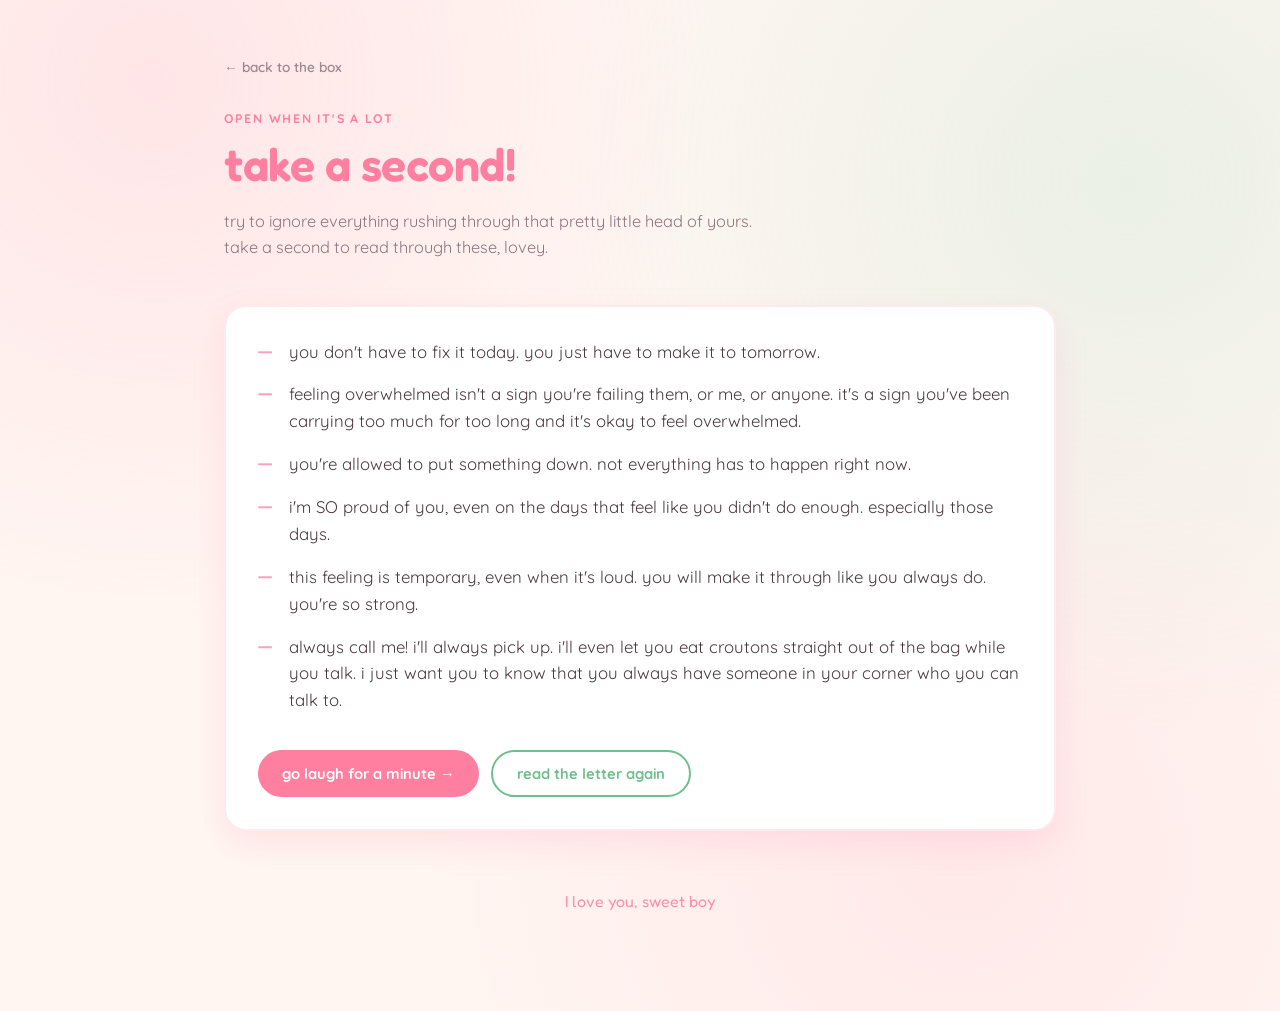
<file: support.html>
<!DOCTYPE html>
<html lang="en">
<head>
<meta charset="UTF-8">
<meta name="viewport" content="width=device-width, initial-scale=1.0">
<title>For Riley &mdash; for when you're overwhelmed</title>
<link rel="stylesheet" href="style.css">
<style>
  .reminders {
    display: flex;
    flex-direction: column;
    gap: 16px;
    margin-bottom: 8px;
  }
  .reminder {
    display: flex;
    gap: 16px;
    align-items: flex-start;
    font-size: 1.05rem;
    line-height: 1.6;
  }
  .reminder .mark {
    font-family: 'Fredoka', sans-serif;
    color: var(--rose);
    font-size: 1.4rem;
    line-height: 1;
    flex-shrink: 0;
  }
  .button-row {
    margin-top: 36px;
    display: flex;
    gap: 12px;
    flex-wrap: wrap;
  }
</style>
</head>
<body>
<div class="wrap">
  <a class="back-link" href="index.html">&larr; back to the box</a>
  <span class="eyebrow">open when it's a lot</span>
  <h1 class="page-title">take a second!</h1>
  <p class="page-sub">try to ignore everything rushing through that pretty little head of yours. take a second to read through these, lovey.</p>

  <div class="card">
    <div class="reminders">
      <div class="reminder"><span class="mark">&mdash;</span><span>you don't have to fix it today. you just have to make it to tomorrow.</span></div>
      <div class="reminder"><span class="mark">&mdash;</span><span>feeling overwhelmed isn't a sign you're failing them, or me, or anyone. it's a sign you've been carrying too much for too long and it's okay to feel overwhelmed.</span></div>
      <div class="reminder"><span class="mark">&mdash;</span><span>you're allowed to put something down. not everything has to happen right now.</span></div>
      <div class="reminder"><span class="mark">&mdash;</span><span>i'm SO proud of you, even on the days that feel like you didn't do enough. especially those days.</span></div>
      <div class="reminder"><span class="mark">&mdash;</span><span>this feeling is temporary, even when it's loud. you will make it through like you always do. you're so strong.</span></div>
      <div class="reminder"><span class="mark">&mdash;</span><span>always call me! i'll always pick up. i'll even let you eat croutons straight out of the bag while you talk. i just want you to know that you always have someone in your corner who you can talk to.</span></div>
    </div>

    <div class="button-row">
      <a class="btn" href="jokes.html">go laugh for a minute &rarr;</a>
      <a class="btn btn-ghost" href="love.html">read the letter again</a>
    </div>
  </div>
  <footer class="sign">I love you, sweet boy</footer>
</div>
<script>
(function(){
  var key='rileyVisited';
  var visited = JSON.parse(localStorage.getItem(key) || '[]');
  var page = 'support';
  if (visited.indexOf(page) === -1) { visited.push(page); localStorage.setItem(key, JSON.stringify(visited)); }
})();
</script>
</body>
</html>
</file>
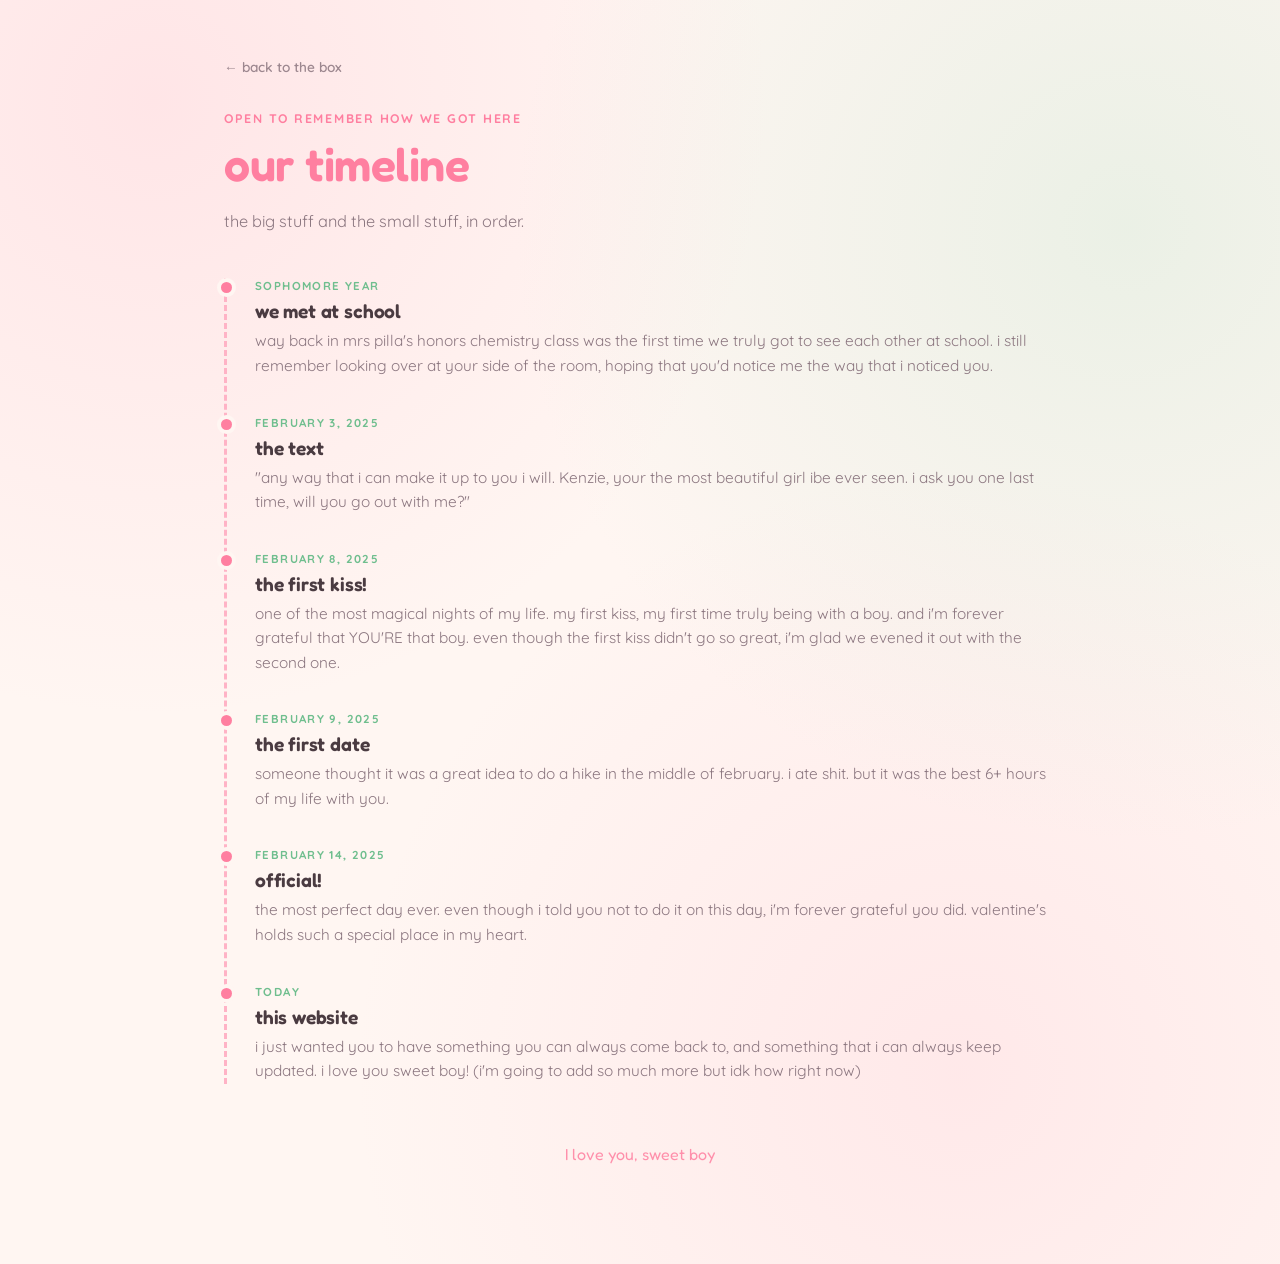
<file: timeline.html>
<!DOCTYPE html>
<html lang="en">
<head>
<meta charset="UTF-8">
<meta name="viewport" content="width=device-width, initial-scale=1.0">
<title>For Riley &mdash; our timeline</title>
<link rel="stylesheet" href="style.css">
<style>
  .timeline {
    position: relative;
    margin-top: 10px;
    padding-left: 28px;
    border-left: 3px dashed var(--pink);
  }
  .t-item {
    position: relative;
    padding-bottom: 36px;
  }
  .t-item:last-child { padding-bottom: 0; }
  .t-item::before {
    content: '';
    position: absolute;
    left: -34px;
    top: 4px;
    width: 11px;
    height: 11px;
    border-radius: 50%;
    background: var(--pink-deep);
    box-shadow: 0 0 0 4px var(--bg);
  }
  .t-date {
    font-family: 'Quicksand', sans-serif;
    font-weight: 700;
    font-size: 0.72rem;
    letter-spacing: 0.12em;
    text-transform: uppercase;
    color: var(--green-deep);
    display: block;
    margin-bottom: 6px;
  }
  .t-item h2 {
    font-size: 1.2rem;
    color: var(--ink);
    margin-bottom: 6px;
  }
  .t-item p {
    color: var(--ink-soft);
    line-height: 1.6;
    margin: 0;
    font-size: 0.96rem;
  }
  .edit-note {
    margin-top: 40px;
    font-family: 'Quicksand', sans-serif;
    font-size: 0.82rem;
    color: var(--ink-soft);
    opacity: 0.85;
    border-top: 2px dashed var(--bg-soft);
    padding-top: 18px;
  }
</style>
</head>
<body>
<div class="wrap">
  <a class="back-link" href="index.html">&larr; back to the box</a>
  <span class="eyebrow">open to remember how we got here</span>
  <h1 class="page-title">our timeline</h1>
  <p class="page-sub">the big stuff and the small stuff, in order.</p>

  <div class="timeline">
    <div class="t-item">
      <span class="t-date">sophomore year</span>
      <h2>we met at school</h2>
      <p>way back in mrs pilla's honors chemistry class was the first time we truly got to see each other at school. i still remember looking over at your side of the room, hoping that you'd notice me the way that i noticed you.</p>
    </div>
    <div class="t-item">
      <span class="t-date">february 3, 2025</span>
      <h2>the text</h2>
      <p>"any way that i can make it up to you i will. Kenzie, your the most beautiful girl ibe ever seen. i ask you one last time, will you go out with me?"</p>
    </div>
    <div class="t-item">
      <span class="t-date">february 8, 2025</span>
      <h2>the first kiss!</h2>
      <p>one of the most magical nights of my life. my first kiss, my first time truly being with a boy. and i'm forever grateful that YOU'RE that boy. even though the first kiss didn't go so great, i'm glad we evened it out with the second one.</p>
    </div>
    <div class="t-item">
      <span class="t-date">february 9, 2025</span>
      <h2>the first date</h2>
      <p>someone thought it was a great idea to do a hike in the middle of february. i ate shit. but it was the best 6+ hours of my life with you.</p>
    </div>
    <div class="t-item">
      <span class="t-date">february 14, 2025</span>
      <h2>official!</h2>
      <p>the most perfect day ever. even though i told you not to do it on this day, i'm forever grateful you did. valentine's holds such a special place in my heart.</p>
    </div>
    <div class="t-item">
      <span class="t-date">today</span>
      <h2>this website</h2>
      <p>i just wanted you to have something you can always come back to, and something that i can always keep updated. i love you sweet boy! (i'm going to add so much more but idk how right now)</p>
    </div>
  </div>

  <footer class="sign">I love you, sweet boy</footer>
</div>
<script>
(function(){
  var key='rileyVisited';
  var visited = JSON.parse(localStorage.getItem(key) || '[]');
  var page = 'timeline';
  if (visited.indexOf(page) === -1) { visited.push(page); localStorage.setItem(key, JSON.stringify(visited)); }
})();
</script>
</body>
</html>
</file>
<file: style.css>
@import url('https://fonts.googleapis.com/css2?family=Fredoka:wght@500;600;700&family=Quicksand:wght@400;500;600;700&display=swap');

:root {
  --bg: #FFF6F2;
  --bg-soft: #FFE9F0;
  --paper: #FFFFFF;
  --paper-dim: #FCE8EF;
  --pink: #FFB3C6;
  --pink-deep: #FF7FA0;
  --green: #BCE3C9;
  --green-deep: #6FBE8E;
  --ink: #4A3B41;
  --ink-soft: #8C7780;
  --plum-deep: #4A3B41;

  /* legacy aliases so existing component CSS keeps working */
  --gold: #FF7FA0;
  --rose: #FF9FB8;
  --sage: #6FBE8E;
}

* { box-sizing: border-box; }

html, body {
  margin: 0;
  padding: 0;
  background: var(--bg);
  color: var(--ink);
  font-family: 'Quicksand', sans-serif;
  scroll-behavior: smooth;
}

@media (prefers-reduced-motion: reduce) {
  * { animation-duration: 0.001ms !important; transition-duration: 0.001ms !important; }
}

body {
  background-image:
    radial-gradient(circle at 12% 8%, rgba(255,179,198,0.25), transparent 38%),
    radial-gradient(circle at 88% 18%, rgba(188,227,201,0.3), transparent 40%),
    radial-gradient(circle at 75% 85%, rgba(255,179,198,0.2), transparent 42%);
  min-height: 100vh;
}

h1, h2, h3 {
  font-family: 'Fredoka', sans-serif;
  font-weight: 600;
  letter-spacing: -0.01em;
  margin: 0;
}

a { color: inherit; text-decoration: none; }

:focus-visible {
  outline: 2px solid var(--pink-deep);
  outline-offset: 3px;
}

.wrap {
  max-width: 880px;
  margin: 0 auto;
  padding: 56px 24px 100px;
}

.eyebrow {
  font-family: 'Quicksand', sans-serif;
  font-weight: 700;
  font-size: 0.78rem;
  letter-spacing: 0.14em;
  text-transform: uppercase;
  color: var(--pink-deep);
  margin-bottom: 10px;
  display: block;
}

.back-link {
  display: inline-flex;
  align-items: center;
  gap: 6px;
  font-size: 0.85rem;
  font-weight: 600;
  color: var(--ink-soft);
  opacity: 0.85;
  margin-bottom: 36px;
  transition: opacity 0.2s ease, transform 0.2s ease;
}
.back-link:hover { opacity: 1; transform: translateX(-2px); }

.page-title {
  font-size: clamp(2rem, 5vw, 2.9rem);
  color: var(--pink-deep);
  margin-bottom: 8px;
}

.page-sub {
  color: var(--ink-soft);
  font-size: 1.02rem;
  max-width: 540px;
  line-height: 1.6;
  margin-bottom: 44px;
}

.card {
  background: var(--paper);
  color: var(--ink);
  border-radius: 22px;
  padding: 32px;
  box-shadow: 0 14px 32px rgba(255,143,160,0.18);
  position: relative;
  border: 2px solid var(--bg-soft);
}

.btn {
  display: inline-flex;
  align-items: center;
  gap: 8px;
  background: var(--pink-deep);
  color: #fff;
  font-family: 'Quicksand', sans-serif;
  font-weight: 700;
  font-size: 0.92rem;
  padding: 12px 24px;
  border-radius: 999px;
  border: none;
  cursor: pointer;
  transition: transform 0.15s ease, box-shadow 0.15s ease;
}
.btn:hover { transform: translateY(-2px); box-shadow: 0 10px 20px rgba(255,127,160,0.35); }
.btn:active { transform: translateY(0); }

.btn-ghost {
  background: transparent;
  border: 2px solid var(--green-deep);
  color: var(--green-deep);
}
.btn-ghost:hover { background: rgba(111,190,142,0.1); box-shadow: none; }

footer.sign {
  text-align: center;
  font-family: 'Fredoka', sans-serif;
  color: var(--pink-deep);
  opacity: 0.85;
  font-size: 1rem;
  margin-top: 60px;
}
</file>
